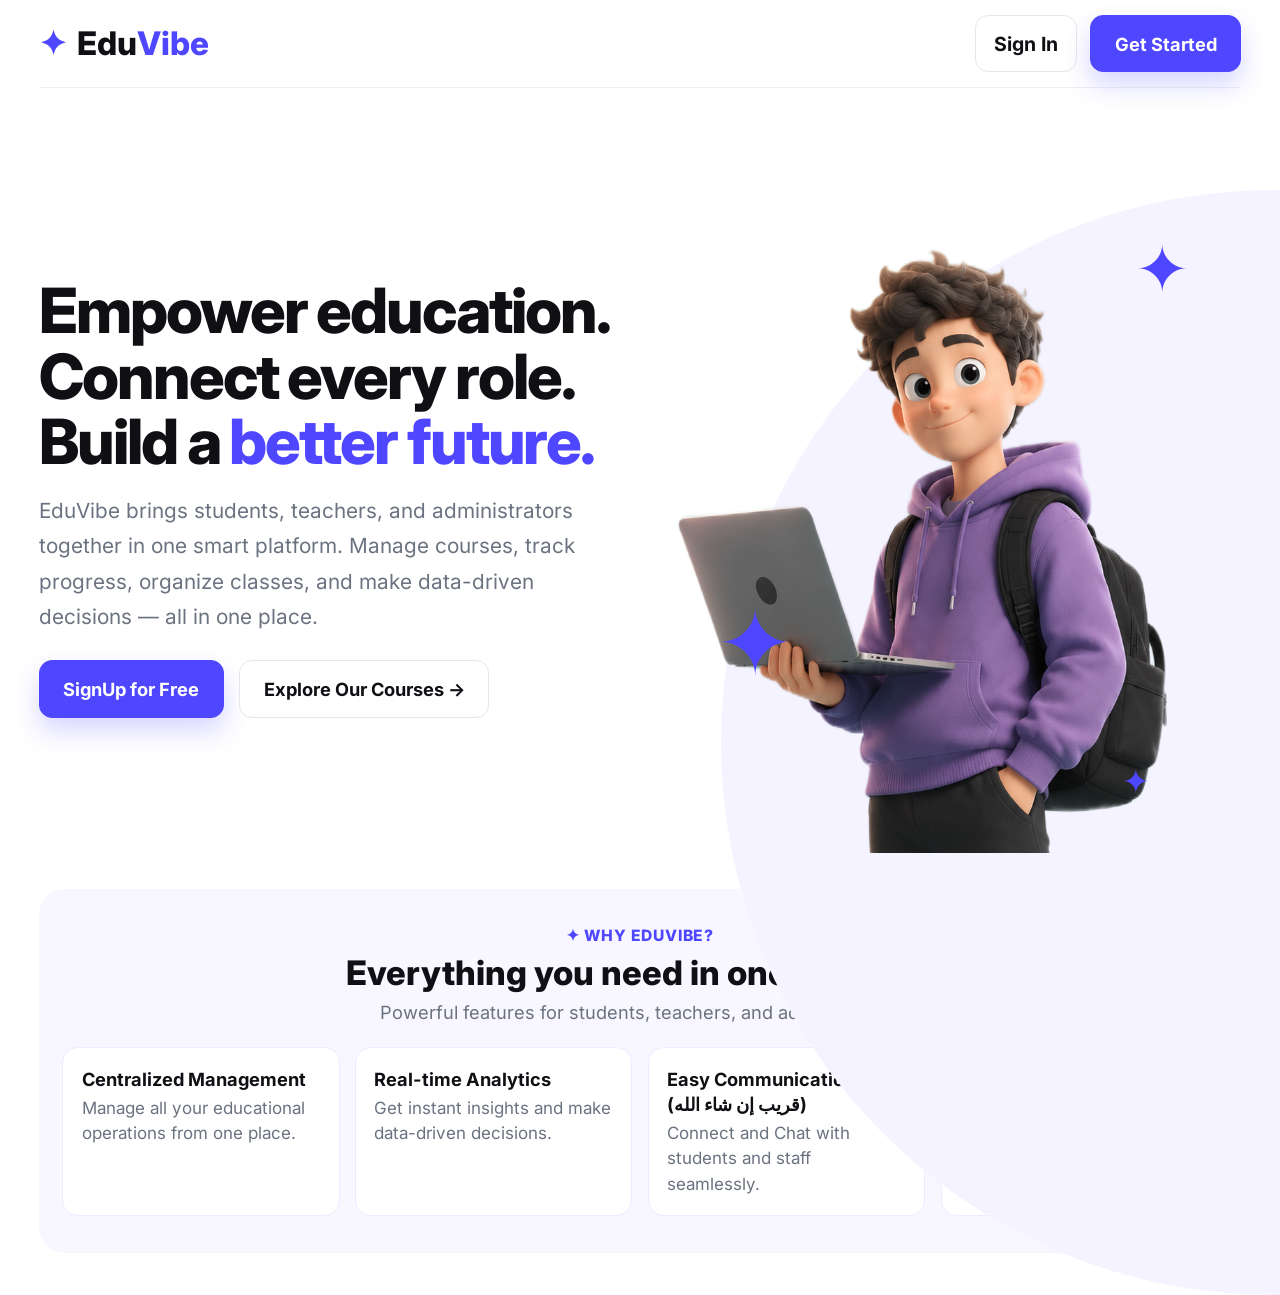
<file: Frontend/index.html>
<!DOCTYPE html>
<html lang="en" style="">
<head>
    <meta charset="UTF-8">
    <meta name="viewport" content="width=device-width,initial-scale=1">
    <title>EduVibe — A New Era of learning</title>
    <link href="https://fonts.googleapis.com/css2?family=Inter:wght@400;600;700;800&amp;display=swap" rel="stylesheet">
    <style>
        *{margin:0;padding:0;box-sizing:border-box}
        /* <!-- ZOOOOOOOOOM --> */
        body{font-family:'Inter',sans-serif;color:#0F0F14;background:#fff;overflow-x:hidden;zoom:1.3}
        ::selection{background:#4F46FF;color:#fff}
        ::-moz-selection{background:#4F46FF;color:#fff}
        html{scroll-behavior:smooth}
        *::selection{transition:background 0.15s ease}
        a{text-decoration:none;color:inherit}
        button{font-family:inherit;cursor:pointer}
        .container{width:100%;padding:0 30px;margin:auto}
        .navbar{height:68px;display:flex;align-items:center;justify-content:space-between;border-bottom:1px solid #EFEFF6;background:#fff;position:sticky;top:0;z-index:10}
        .logo{font-weight:800;font-size:25px;display:flex;gap:8px;align-items:center}
        .logo::before{content:"✦";color:#4F46FF;font-size:25px}
        .logo span{color:#4F46FF}
        .nav{display:flex;gap:28px;color:#4B5563;font-size:13px;font-weight:600}
        .nav a.active{color:#0F0F14;font-weight:700}
        .hero{display:grid;grid-template-columns:1fr 1.05fr;gap:20px;align-items:center;padding:28px 0 10px}
        .badge{display:inline-flex;gap:6px;align-items:center;background:#EDEBFF;color:#4F46FF;font-size:11px;font-weight:700;padding:6px 10px;border-radius:20px;letter-spacing:.3px}
        .badge::before{content:"✦"}
        .hero h1{font-size:48px;line-height:1.05;font-weight:800;letter-spacing:-1.6px;margin-top:14px}
        .hero h1 span{color:#4F46FF}
        .hero p{color:#6B7280;font-size:16px;line-height:1.7;margin-top:14px;max-width:520px}
        .btns{display:flex;gap:12px;margin-top:20px}
        .btn{height:44px;padding:0 18px;border-radius:10px;font-weight:700;font-size:14px;display:inline-flex;align-items:center;gap:8px;border:1px solid #E5E7EB}
        .btn-primary{background:#4F46FF;color:#fff;box-shadow:0 10px 20px rgba(79,70,255,.22);border-color:#4F46FF}
        .btn-outline{background:#fff;color:#0F0F14}
        .mini3{display:flex;gap:12px;margin-top:22px}
        .mini3>div{flex:1;background:#fff;border:1px solid #EDEBFF;border-radius:12px;padding:12px;display:flex;gap:10px;align-items:center}
        .mini3>div:nth-child(1){background:#F5F3FF}
        .mini3>div:nth-child(2){background:#EFF6FF}
        .mini3>div:nth-child(3){background:#FFF1F2}
        .mini3 i{width:36px;height:36px;border-radius:10px;display:grid;place-items:center;font-size:16px;flex-shrink:0}
        .mini3 b{font-size:13px}
        .mini3 span{font-size:12px;color:#6B7280}
        .hero-right{position:relative;height:560px;display:flex;align-items:end;justify-content:center}
        /* The Circe behind the student */
        .circle{position:absolute;width:850px;height:850px;background:#F5F3FF;border-radius:50%;top:50px;right:-450px;z-index:0}
        .hero-right img{position:relative;z-index:1;width:420px;max-width:90%;height:auto;object-fit:contain;object-position:center bottom}
        .star{position:absolute;color:#4F46FF;font-size:12px;z-index:2}
        .why{margin-top:18px;background:#F8F7FF;border-radius:20px;padding:28px 18px;text-align:center}
        .why .eyebrow{color:#4F46FF;font-size:12px;font-weight:800;letter-spacing:.6px}
        .why .eyebrow::before{content:"✦ "}
        .why h2{font-size:26px;font-weight:800;margin-top:6px}
        .why p{color:#6B7280;font-size:14px;margin-top:6px}
        .why-grid{margin-top:18px;display:grid;grid-template-columns:repeat(4,1fr);gap:12px;text-align:left}
        .why-card{background:#fff;border:1px solid #EDEBFF;border-radius:12px;padding:14px}
        .why-card i{width:32px;height:32px;border-radius:8px;display:grid;place-items:center;font-size:14px;margin-bottom:10px}
        .why-card b{font-size:14px}
        .why-card span{font-size:13px;color:#6B7280;display:block;margin-top:4px;line-height:1.5}
        @media(max-width:1000px){.hero{grid-template-columns:1fr}.hero-right{height:420px}.circle{width:360px;height:360px;right:50%;transform:translateX(50%)}.why-grid{grid-template-columns:1fr 1fr}.nav{display:none}}
        @media(max-width:600px){.hero h1{font-size:36px}.btns{flex-direction:column}.mini3{flex-direction:column}.why-grid{grid-template-columns:1fr}}
    </style>
</head>
<body>
<div class="container">
    <nav class="navbar">
        <div class="logo">
            <div>Edu<span>Vibe</span></div>
        </div>
        <div class="nav">
            <!-- write here : Home, Features, Pricing, ...  -->
        </div>
        <div style="display:flex;gap:10px">
            <a href="pages/login.html" class="btn btn-outline" style="font-size:15px;font-weight:700;padding:8px 14px" class="">Sign In</a>
            <a href="pages/register.html" class="btn btn-primary">Get Started</a>
        </div>
    </nav>
    <section class="hero">
        <div>
            <h1 class="">Empower education.<br>Connect every role.<br>Build a <span class="">better future.</span></h1>
            <p class="">EduVibe brings students, teachers, and administrators together in one smart platform. Manage courses, track progress, organize classes, and make data-driven decisions — all in one place.</p>
            <div class="btns">
                <a href="pages/register.html" class="btn btn-primary">SignUp for Free</a>
                <a href="pages/courses.html" class="btn btn-outline">Explore Our Courses →</a>
            </div>
            <!--
            <div class="mini3">
                <div><i style="background:#EDEBFF">↪</i><div><b>For Students</b><br><span class="">Study smarter</span></div></div>
                <div><i style="background:#DBEAFE">∑</i><div><b>For Teachers</b><br><span class="">Teach easier</span></div></div>
                <div><i style="background:#FFE4E6">©</i><div><b>For Admins</b><br><span class="">Manage better</span></div></div>
            </div>
            -->
        </div>

        <div class="hero-right">
            <div class="circle"></div>
            <span class="star" style="top:80px;right:40px;font-size:50px">✦</span>
            <span class="star" style="bottom:120px;left:60px;font-size:70px">✦</span>
            <span class="star" style="bottom:40px;right:70px;font-size:25px">✦</span>
            <img src="assets/images/EduVibe-sign-up-nobackground-cropped.png" alt="EduVibe Student">
        </div>
    </section>

    <section class="why">
        <div class="eyebrow">WHY EDUVIBE?</div>
        <h2 class="">Everything you need in one platform</h2>
        <p class="">Powerful features for students, teachers, and administrators</p>
        <div class="why-grid">
            <div class="why-card"><b>Centralized Management</b><span class="">Manage all your educational operations from one place.</span></div>
            <div class="why-card"><b>Real-time Analytics</b><span class="">Get instant insights and make data-driven decisions.</span></div>
            <div class="why-card"><b>Easy Communication (قريب إن شاء الله)</b><span class="">Connect and Chat with students and staff seamlessly.</span></div>
            <div class="why-card"><b>Secure &amp; Reliable</b><span class="">Your data is safe with enterprise-grade security.</span></div>
        </div>
    </section>
</div>
</body>
</html>
</file>
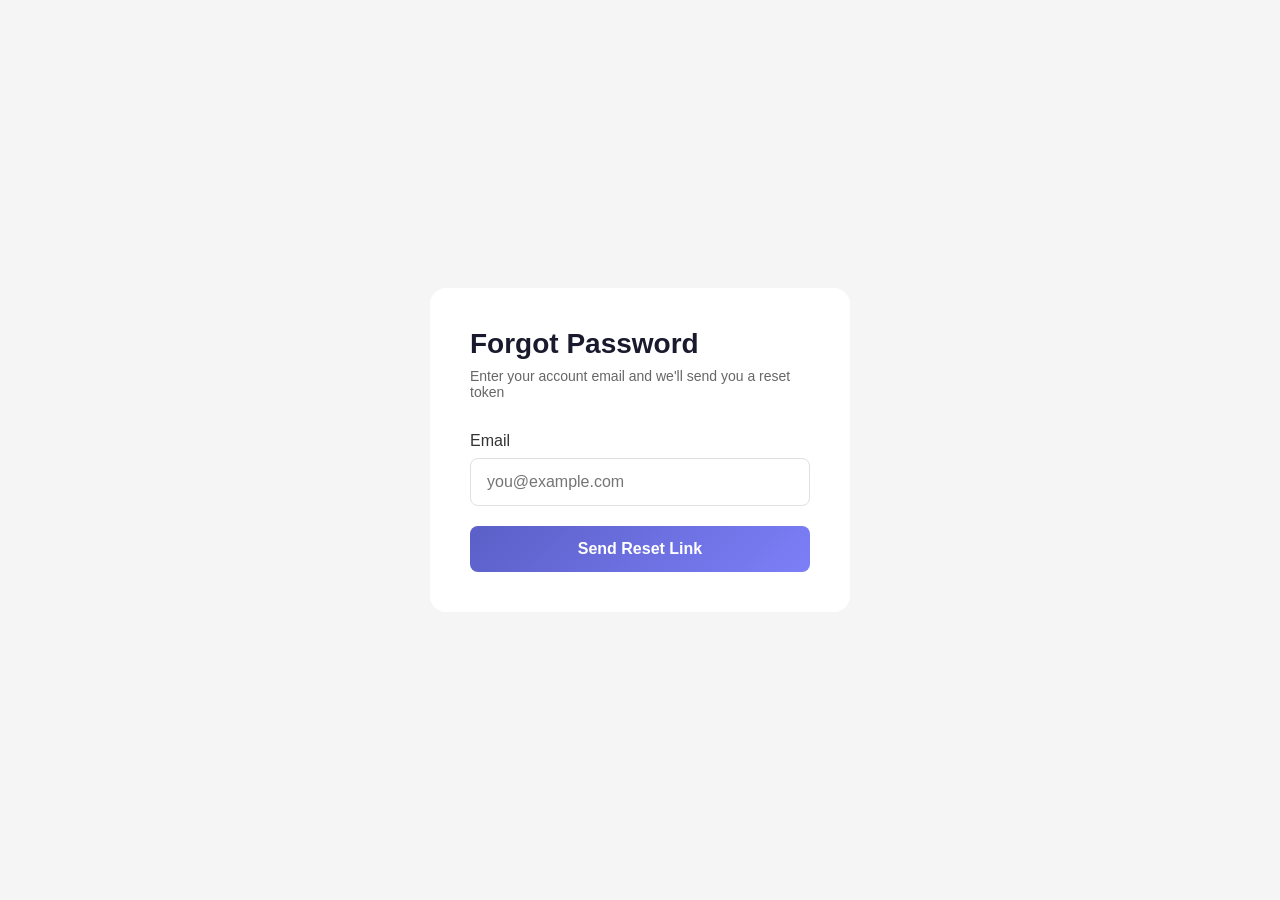
<file: Frontend/pages/forgot-password.html>
﻿<!DOCTYPE html>
<html lang="ar" dir="ltr">
<head>
    <meta charset="UTF-8">
    <meta name="viewport" content="width=device-width, initial-scale=1.0">
    <title>Forgot Password - EduVibe</title>
    <link rel="stylesheet" href="../assets/css/main.css">
    <style>
        .success-message {
            background: #f0fff4;
            color: #2e7d32;
            padding: 12px;
            border-radius: 8px;
            margin-bottom: 16px;
            font-size: 14px;
        }
        .btn-link {
            display: block;
            text-align: center;
            text-decoration: none;
        }
        .back-link {
            text-align: center;
            margin-top: 16px;
        }
        .back-link a {
            color: #5b5fc7;
            text-decoration: none;
            font-weight: 500;
        }
        .back-link a:hover {
            text-decoration: underline;
        }
    </style>
</head>
<body>
<div class="login-container">
    <div class="login-header">
        <h1>Forgot Password</h1>
        <p>Enter your account email and we'll send you a reset token</p>
    </div>

    <div id="errorMessage" class="error-message"></div>

    <form id="forgotPasswordForm">
        <div class="form-group">
            <label for="email">Email</label>
            <input type="email" id="email" placeholder="you@example.com" required>
        </div>

        <button type="submit" class="btn-primary">Send Reset Link</button>
    </form>

    <div id="successSection" style="display: none;">
        <div class="success-message">
            <strong>Check your email!</strong><br>
            A reset token was sent to <span id="sentEmail"></span>. Copy it and continue to the next step.
        </div>
        <a href="reset-password.html" class="btn-primary btn-link">Continue to Reset Password</a>
        <p class="back-link"><a href="login.html">Back to Sign In</a></p>
    </div>
</div>

<script src="../assets/js/config.js"></script>
<script src="../assets/js/api.js"></script>
<script src="../assets/js/auth.js"></script>

<script>
    document.getElementById("forgotPasswordForm").addEventListener("submit", async function(e) {
        e.preventDefault();

        const email = document.getElementById("email").value;
        const errorMessage = document.getElementById("errorMessage");
        const submitBtn = document.querySelector(".btn-primary");

        errorMessage.style.display = "none";

        submitBtn.disabled = true;
        submitBtn.textContent = "Sending...";

        try {
            const result = await AuthAPI.requestPasswordReset(email);

            if (result && result.status === 200) {
                document.getElementById("sentEmail").textContent = email;
                document.getElementById("forgotPasswordForm").style.display = "none";
                document.getElementById("successSection").style.display = "block";
            } else {
                errorMessage.textContent = (result && result.message) || "An error occurred. Please try again.";
                errorMessage.style.display = "block";
            }
        } catch (error) {
            errorMessage.textContent = "An error occurred. Please try again.";
            errorMessage.style.display = "block";
        } finally {
            submitBtn.disabled = false;
            submitBtn.textContent = "Send Reset Link";
        }
    });
</script>
</body>
</html>
</file>
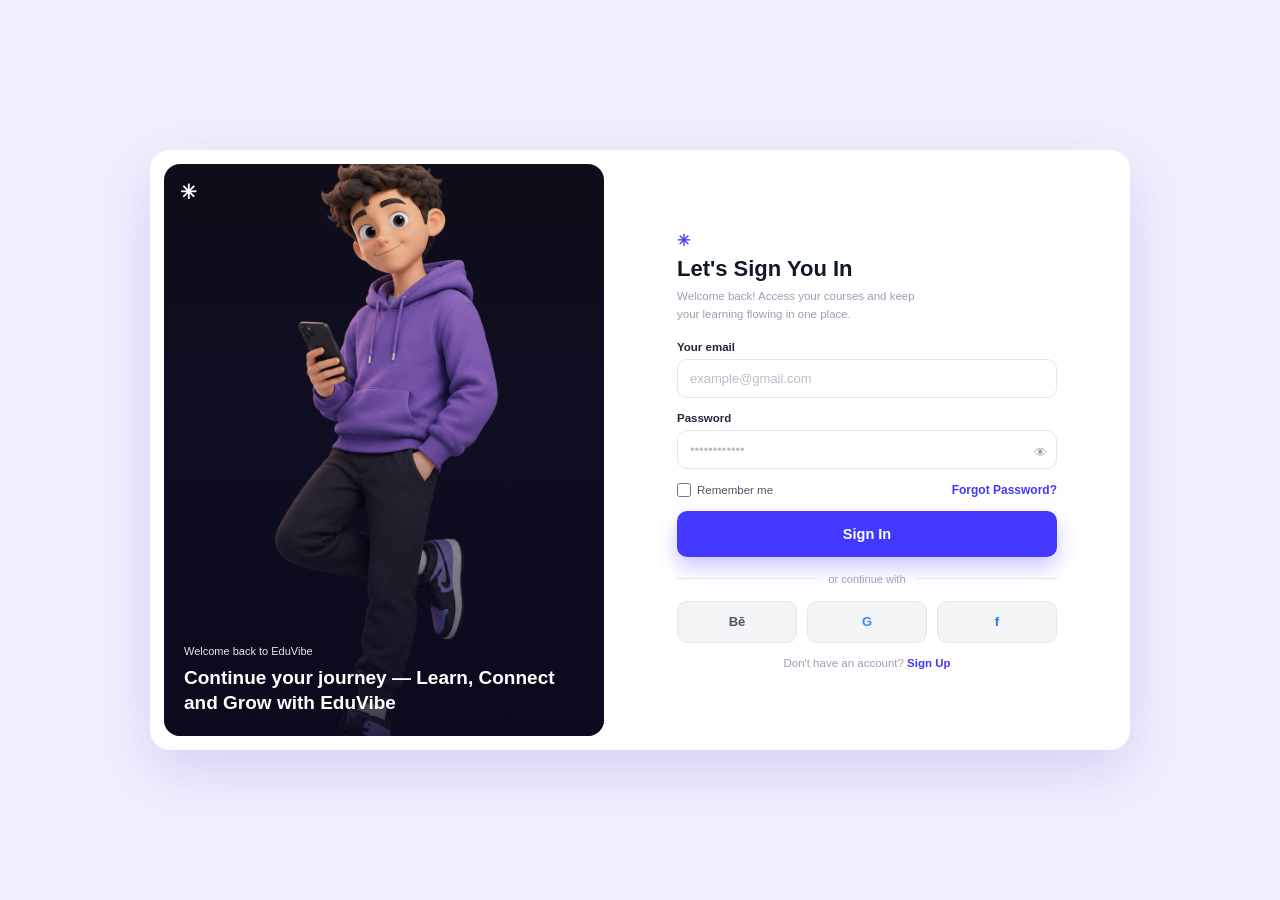
<file: Frontend/pages/login.html>
﻿<!DOCTYPE html>
<html lang="en" dir="ltr">
<head>
    <meta charset="UTF-8"><meta name="viewport" content="width=device-width,initial-scale=1">
    <title>Sign In - EduVibe</title>
    <style>
        *{margin:0;padding:0;box-sizing:border-box;font-family:'Inter','Segoe UI',Tahoma,sans-serif}
        body{min-height:100vh;background:#f2f0ff;display:flex;align-items:center;justify-content:center;padding:24px}
        .shell{width:100%;max-width:980px;background:#fff;border-radius:20px;box-shadow:0 20px 60px rgba(80,60,180,.18);display:grid;grid-template-columns:440px 1fr;overflow:hidden;padding:14px;gap:14px;align-items:stretch}
        .left{position:relative;border-radius:16px;overflow:hidden;background:#0f0e1a;aspect-ratio:4/5.2}
        .left img.bg{position:absolute;inset:0;width:100%;height:100%;object-fit:cover;object-position:center 22%}
        .left::after{content:'';position:absolute;inset:0;background:linear-gradient(180deg,rgba(0,0,0,.06) 0%,rgba(20,10,80,.12) 40%,rgba(10,10,30,.78) 100%)}
        .star{position:absolute;top:16px;left:16px;z-index:2;color:#fff;font-size:20px;font-weight:900;text-shadow:0 1px 6px rgba(0,0,0,.4)}
        .left-text{position:absolute;bottom:0;left:0;right:0;z-index:2;padding:20px;color:#fff}
        .left-text .small{font-size:11px;opacity:.9;margin-bottom:8px}
        .left-text h2{font-size:19px;line-height:1.35;font-weight:800}
        .right{padding:22px 26px;display:flex;align-items:center}
        .box{width:100%;max-width:380px;margin:0 auto}
        .brand-star{color:#4f46ff;font-size:16px;font-weight:900;margin-bottom:6px}
        .box h1{font-size:22px;font-weight:800;color:#111827}
        .box p.sub{font-size:11.5px;color:#9aa0b3;margin:6px 0 18px;line-height:1.5}
        label{font-size:11.5px;font-weight:600;color:#1f2937;display:block;margin-bottom:6px}
        input{width:100%;padding:11px 12px;border:1px solid #e5e7eb;border-radius:10px;font-size:13px;background:#fff;outline:none}
        input::placeholder{color:#b8bec9}
        input:focus{border-color:#6366f1;box-shadow:0 0 0 3px rgba(99,102,241,.12)}
        .fg{margin-bottom:14px;position:relative}
        .eye{position:absolute;right:10px;top:33px;background:none;border:none;cursor:pointer;color:#9aa0b3}
        .row{display:flex;justify-content:space-between;align-items:center;margin:6px 0 14px;font-size:12px}
        .row label{margin:0;display:flex;gap:6px;align-items:center;font-weight:500;color:#4b5563;cursor:pointer}
        .row a{color:#4338ff;font-weight:600;text-decoration:none}
        .row a:hover{text-decoration:underline}
        .btn{width:100%;height:46px;padding:13px;background:#4338ff;color:#fff;border:none;border-radius:10px;font-weight:800;font-size:14.5px;cursor:pointer;box-shadow:0 10px 20px rgba(67,56,255,.28)}
        .btn:disabled{opacity:.6;cursor:not-allowed}
        .error{background:#fff1f2;color:#e11d48;padding:10px;border-radius:8px;font-size:12px;display:none;margin-bottom:12px;border:1px solid #ffe4e6}
        .divider{display:flex;align-items:center;gap:10px;color:#9aa0b3;font-size:11px;margin:16px 0}
        .divider::before,.divider::after{content:'';flex:1;height:1px;background:#e5e7eb}
        .social{display:flex;gap:10px}
        .social button{flex:1;height:42px;border:1px solid #e5e7eb;background:#f3f4f6;border-radius:10px;cursor:pointer;font-weight:700;font-size:13px;display:grid;place-items:center;color:#4b5563}
        .social button:hover{background:#eef2ff;border-color:#c7d2fe;color:#4338ff}
        .bottom{font-size:11.5px;color:#9aa0b3;text-align:center;margin-top:14px}
        .bottom a{color:#4338ff;font-weight:700;text-decoration:none}
        @media(max-width:900px){.shell{grid-template-columns:1fr;max-width:480px}.left{aspect-ratio:16/10;min-height:260px}.right{padding:18px}}
    </style>
</head>
<body>
<div class="shell">
    <div class="left">
        <img class="bg" src="../assets/images/signup-background%20removed.png" alt="EduVibe">
        <div class="star">✳</div>
        <div class="left-text">
            <div class="small">Welcome back to EduVibe</div>
            <h2>Continue your journey — Learn, Connect and Grow with EduVibe</h2>
        </div>
    </div>
    <div class="right">
        <div class="box">
            <div class="brand-star">✳</div>
            <h1>Let's Sign You In</h1>
            <p class="sub">Welcome back! Access your courses and keep<br>your learning flowing in one place.</p>
            <div id="errorMessage" class="error"></div>
            <form id="loginForm" novalidate>
                <div class="fg"><label for="email">Your email</label><input id="email" type="email" placeholder="example@gmail.com" required></div>
                <div class="fg"><label for="password">Password</label><input id="password" type="password" placeholder="••••••••••••" required><button type="button" class="eye" onclick="toggle('password',this)">👁</button></div>
                <div class="row">
                    <label><input type="checkbox" id="rememberMe" style="width:14px;height:14px"> Remember me</label>
                    <a href="forgot-password.html">Forgot Password?</a>
                </div>
                <button type="submit" class="btn">Sign In</button>
            </form>
            <div class="divider"><span>or continue with</span></div>
            <div class="social"><button>Bē</button><button style="color:#4285F4">G</button><button style="color:#1877f2">f</button></div>
            <div class="bottom">Don't have an account? <a href="register.html">Sign Up</a></div>
        </div>
    </div>
</div>
<script src="../assets/js/config.js"></script>
<script src="../assets/js/api.js"></script>
<script src="../assets/js/auth.js"></script>
<script>
    function toggle(id,b){const i=document.getElementById(id);i.type=i.type==='password'?'text':'password';b.textContent=i.type==='password'?'✎𓂃':'🔒︎'}
    document.getElementById("loginForm").addEventListener("submit",async e=>{
        e.preventDefault();
        const email=document.getElementById("email").value.trim(),password=document.getElementById("password").value;
        const err=document.getElementById("errorMessage"),btn=document.querySelector(".btn");
        err.style.display="none";btn.disabled=true;btn.textContent="Signing in...";
        try{const r=await AuthAPI.login(email,password);if(r.accessToken){saveToken(r);const roles=JSON.parse(localStorage.getItem("userRoles")||"[]");location.href=roles.includes("Admin")?"dashboard.html":"instructors.html"}else{err.textContent=r.message||"Login failed";err.style.display="block"}}catch{err.textContent="An error occurred.";err.style.display="block"}finally{btn.disabled=false;btn.textContent="Sign In"}
    });
</script>
</body>
</html>
</file>
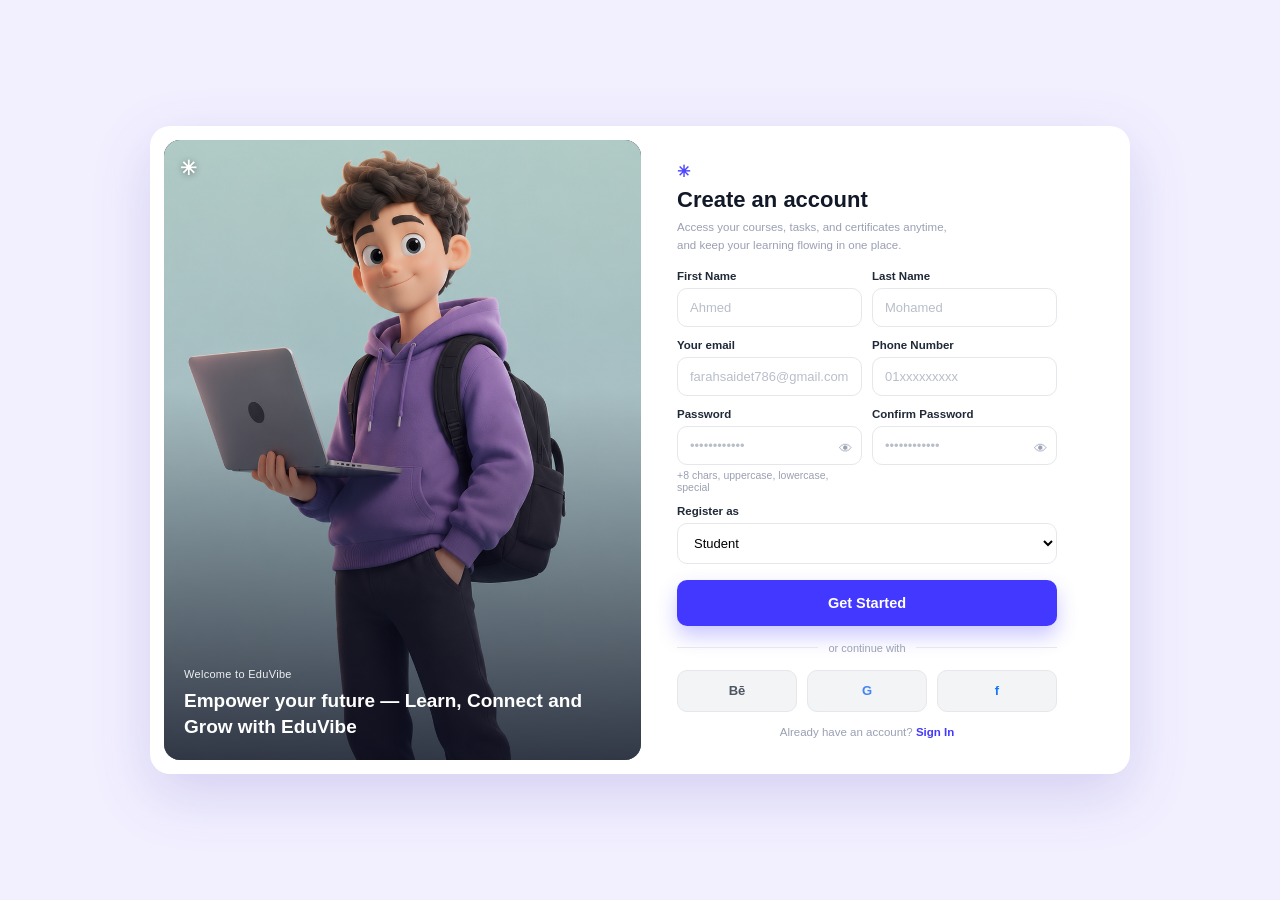
<file: Frontend/pages/register.html>
﻿<!DOCTYPE html>
<html lang="en" dir="ltr">
<head>
    <meta charset="UTF-8"><meta name="viewport" content="width=device-width,initial-scale=1">
    <title>Create an account - EduVibe</title>
    <style>
        *{margin:0;padding:0;box-sizing:border-box;font-family:'Inter','Segoe UI',Tahoma,sans-serif}
        body{min-height:100vh;background:#f2f0ff;display:flex;align-items:center;justify-content:center;padding:24px}
        .shell{width:100%;max-width:980px;background:#fff;border-radius:20px;box-shadow:0 20px 60px rgba(80,60,180,.18);display:grid;grid-template-columns:440px 1fr;overflow:hidden;padding:14px;gap:14px;align-items:stretch}
        .left{position:relative;border-radius:16px;overflow:hidden;background:#0f0e1a;aspect-ratio:4/5.2}
        .left img.bg{position:absolute;inset:0;width:100%;height:100%;object-fit:cover;object-position:center 22%}
        .left::after{content:'';position:absolute;inset:0;background:linear-gradient(180deg,rgba(0,0,0,.06) 0%,rgba(20,10,80,.12) 40%,rgba(10,10,30,.78) 100%)}
        .star{position:absolute;top:16px;left:16px;z-index:2;color:#fff;font-size:20px;font-weight:900;text-shadow:0 1px 6px rgba(0,0,0,.4)}
        .left-text{position:absolute;bottom:0;left:0;right:0;z-index:2;padding:20px;color:#fff}
        .left-text .small{font-size:11px;opacity:.9;margin-bottom:8px;letter-spacing:.3px}
        .left-text h2{font-size:19px;line-height:1.35;font-weight:800}
        .right{padding:22px 26px;display:flex;align-items:center}
        .box{width:100%;max-width:380px;margin:0 auto}
        .brand-star{color:#4f46ff;font-size:16px;font-weight:900;margin-bottom:6px}
        .box h1{font-size:22px;font-weight:800;color:#111827}
        .box p.sub{font-size:11.5px;color:#9aa0b3;margin:6px 0 16px;line-height:1.5}
        label{font-size:11.5px;font-weight:600;color:#1f2937;display:block;margin-bottom:6px}
        input,select{width:100%;padding:11px 12px;border:1px solid #e5e7eb;border-radius:10px;font-size:13px;background:#fff;outline:none}
        input::placeholder{color:#b8bec9}
        input:focus,select:focus{border-color:#6366f1;box-shadow:0 0 0 3px rgba(99,102,241,.12)}
        .form-row{display:flex;gap:10px}
        .form-row .fg{flex:1}
        .fg{margin-bottom:12px;position:relative}
        .hint{font-size:10.5px;color:#9aa0b3;margin-top:4px}
        .eye{position:absolute;right:10px;top:33px;background:none;border:none;cursor:pointer;color:#9aa0b3}
        .btn{width:100%;padding:13px;background:#4338ff;color:#fff;border:none;border-radius:10px;font-weight:800;font-size:14.5px;cursor:pointer;box-shadow:0 10px 20px rgba(67,56,255,.28);margin-top:4px;height:46px}
        .btn:disabled{opacity:.6;cursor:not-allowed}
        .error{background:#fff1f2;color:#e11d48;padding:10px;border-radius:8px;font-size:12px;display:none;margin-bottom:12px;border:1px solid #ffe4e6}
        .divider{display:flex;align-items:center;gap:10px;color:#9aa0b3;font-size:11px;margin:16px 0}
        .divider::before,.divider::after{content:'';flex:1;height:1px;background:#e5e7eb}
        .social{display:flex;gap:10px}
        .social button{flex:1;height:42px;border:1px solid #e5e7eb;background:#f3f4f6;border-radius:10px;cursor:pointer;font-weight:700;font-size:13px;display:grid;place-items:center;color:#4b5563}
        .social button:hover{background:#eef2ff;border-color:#c7d2fe;color:#4338ff}
        .bottom{font-size:11.5px;color:#9aa0b3;text-align:center;margin-top:14px}
        .bottom a{color:#4338ff;font-weight:700;text-decoration:none}
        @media(max-width:900px){.shell{grid-template-columns:1fr;max-width:480px}.left{aspect-ratio:16/10;min-height:260px}.right{padding:18px}}
        @media(max-width:480px){body{padding:12px}.shell{padding:10px;gap:10px;border-radius:16px}}
    </style>
</head>
<body>
<div class="shell">
    <div class="left">
        <img class="bg" src="../assets/images/EduVibe-sign-up.png" alt="EduVibe">
        <div class="star">✳</div>
        <div class="left-text">
            <div class="small">Welcome to EduVibe</div>
            <h2>Empower your future — Learn, Connect and Grow with EduVibe</h2>
        </div>
    </div>
    <div class="right">
        <div class="box">
            <div class="brand-star">✳</div>
            <h1>Create an account</h1>
            <p class="sub">Access your courses, tasks, and certificates anytime,<br>and keep your learning flowing in one place.</p>
            <div id="errorMessage" class="error"></div>
            <form id="registerForm" novalidate>
                <div class="form-row">
                    <div class="fg"><label for="fname">First Name</label><input id="fname" placeholder="Ahmed" required></div>
                    <div class="fg"><label for="lname">Last Name</label><input id="lname" placeholder="Mohamed" required></div>
                </div>
                <div class="form-row">
                    <div class="fg"><label for="email">Your email</label><input id="email" type="email" placeholder="farahsaidet786@gmail.com" required></div>
                    <div class="fg"><label for="phone">Phone Number</label><input id="phone" placeholder="01xxxxxxxxx"></div>
                </div>
                <div class="form-row">
                    <div class="fg"><label for="password">Password</label><input id="password" type="password" placeholder="••••••••••••" required><button type="button" class="eye" onclick="toggle('password',this)">👁</button><div class="hint">+8 chars, uppercase, lowercase, special</div></div>
                    <div class="fg"><label for="confirmPassword">Confirm Password</label><input id="confirmPassword" type="password" placeholder="••••••••••••" required><button type="button" class="eye" onclick="toggle('confirmPassword',this)">👁</button></div>
                </div>
                <div class="fg"><label for="role">Register as</label><select id="role" required><option value="Student" selected>Student</option><option value="Instructor">Instructor</option></select></div>
                <button type="submit" class="btn">Get Started</button>
            </form>
            <div class="divider"><span>or continue with</span></div>
            <div class="social"><button>Bē</button><button style="color:#4285F4">G</button><button style="color:#1877f2">f</button></div>
            <div class="bottom">Already have an account? <a href="login.html">Sign In</a></div>
        </div>
    </div>
</div>
<script src="../assets/js/config.js"></script>
<script src="../assets/js/api.js"></script>
<script src="../assets/js/auth.js"></script>
<script>
    function toggle(id,b){const i=document.getElementById(id);i.type=i.type==='password'?'text':'password';b.textContent=i.type==='password'?'👁':'🙈'}
    document.getElementById("registerForm").addEventListener("submit",async e=>{
        e.preventDefault();
        const fname=document.getElementById("fname").value.trim(),lname=document.getElementById("lname").value.trim(),email=document.getElementById("email").value.trim(),phone=document.getElementById("phone").value.trim(),password=document.getElementById("password").value,confirmPassword=document.getElementById("confirmPassword").value,role,phone=document.getElementById("phone").value.trim(),password=document.getElementById("password").value,confirmPassword=document.getElementById("confirmPassword").value,role=document.getElementById("role").value;
        const err=document.getElementById("errorMessage"),btn=document.querySelector(".btn");
        err.style.display="none";
        if(password!==confirmPassword){err.textContent="Passwords do not match.";err.style.display="block";return}
        btn.disabled=true;btn.textContent="Creating account...";
        try{const r=await AuthAPI.register({fname,lname,email,password,confirmPassword,phoneNumber:phone,role});if(r.accessToken){saveToken(r);location.href="instructors.html"}else{err.textContent=r.message||"Registration failed";err.style.display="block"}}catch{err.textContent="An error occurred.";err.style.display="block"}finally{btn.disabled=false;btn.textContent="Get Started"}
    });
</script>
</body>
</html>
</file>
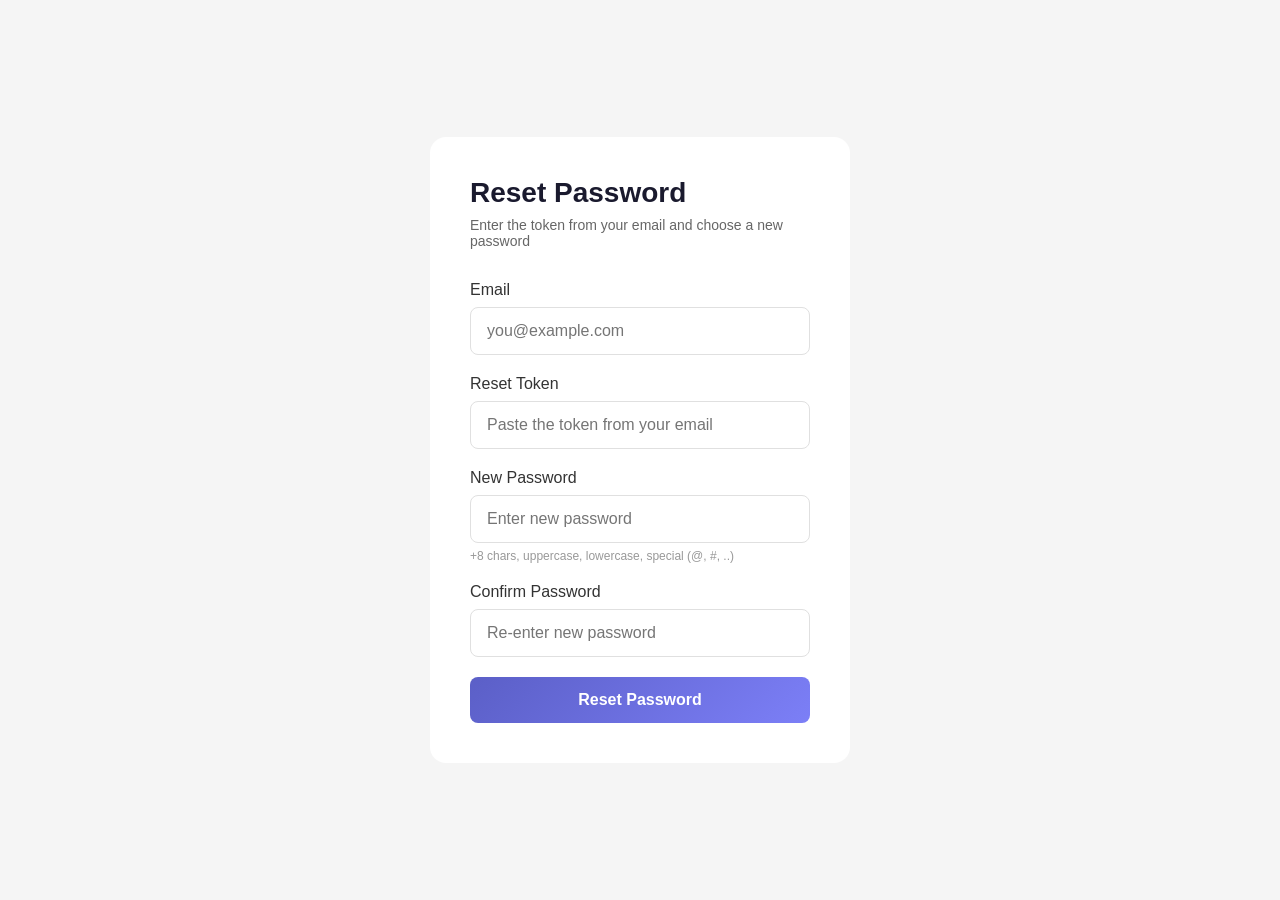
<file: Frontend/pages/reset-password.html>
﻿<!DOCTYPE html>
<html lang="ar" dir="ltr">
<head>
    <meta charset="UTF-8">
    <meta name="viewport" content="width=device-width, initial-scale=1.0">
    <title>Reset Password - EduVibe</title>
    <link rel="stylesheet" href="../assets/css/main.css">
    <style>
        .success-message {
            background: #f0fff4;
            color: #2e7d32;
            padding: 12px;
            border-radius: 8px;
            margin-bottom: 16px;
            font-size: 14px;
        }
        .btn-link {
            display: block;
            text-align: center;
            text-decoration: none;
        }
        .form-hint {
            font-size: 12px;
            color: #999;
            margin-top: 6px;
        }
    </style>
</head>
<body>
<div class="login-container">
    <div class="login-header">
        <h1>Reset Password</h1>
        <p>Enter the token from your email and choose a new password</p>
    </div>

    <div id="errorMessage" class="error-message"></div>

    <form id="resetPasswordForm">
        <div class="form-group">
            <label for="email">Email</label>
            <input type="email" id="email" placeholder="you@example.com" required>
        </div>

        <div class="form-group">
            <label for="token">Reset Token</label>
            <input type="text" id="token" placeholder="Paste the token from your email" required>
        </div>

        <div class="form-group">
            <label for="newPassword">New Password</label>
            <input type="password" id="newPassword" placeholder="Enter new password" required>
            <p class="form-hint">+8 chars, uppercase, lowercase, special (@, #, ..)</p>
        </div>

        <div class="form-group">
            <label for="confirmPassword">Confirm Password</label>
            <input type="password" id="confirmPassword" placeholder="Re-enter new password" required>
        </div>

        <button type="submit" class="btn-primary">Reset Password</button>
    </form>

    <div id="successSection" style="display: none;">
        <div class="success-message">
            <strong>Password Reset Successfully!</strong><br>
            You can now sign in with your new password.
        </div>
        <a href="login.html" class="btn-primary btn-link">Back to Sign In</a>
    </div>
</div>

<script src="../assets/js/config.js"></script>
<script src="../assets/js/api.js"></script>
<script src="../assets/js/auth.js"></script>

<script>
    document.getElementById("resetPasswordForm").addEventListener("submit", async function(e) {
        e.preventDefault();

        const email = document.getElementById("email").value;
        const token = document.getElementById("token").value;
        const newPassword = document.getElementById("newPassword").value;
        const confirmPassword = document.getElementById("confirmPassword").value;
        const errorMessage = document.getElementById("errorMessage");
        const submitBtn = document.querySelector(".btn-primary");

        errorMessage.style.display = "none";

        if (newPassword !== confirmPassword) {
            errorMessage.textContent = "Passwords do not match.";
            errorMessage.style.display = "block";
            return;
        }

        submitBtn.disabled = true;
        submitBtn.textContent = "Resetting...";

        try {
            const result = await AuthAPI.confirmReset(email, token, newPassword);

            if (result && result.status === 200) {
                document.getElementById("resetPasswordForm").style.display = "none";
                document.getElementById("successSection").style.display = "block";
            } else {
                errorMessage.textContent = (result && result.message) || "An error occurred. Please try again.";
                errorMessage.style.display = "block";
            }
        } catch (error) {
            errorMessage.textContent = "An error occurred. Please try again.";
            errorMessage.style.display = "block";
        } finally {
            submitBtn.disabled = false;
            submitBtn.textContent = "Reset Password";
        }
    });
</script>
</body>
</html>
</file>
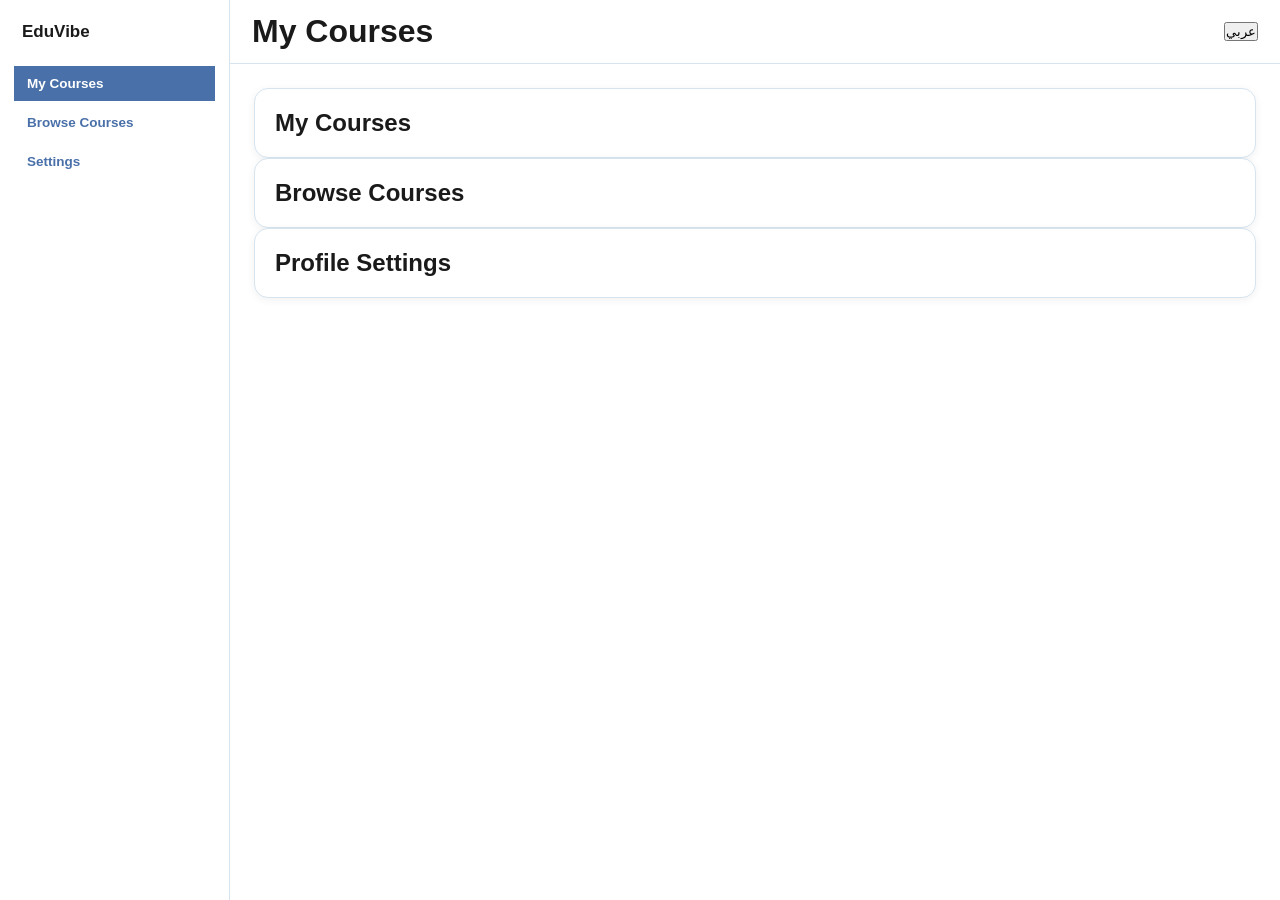
<file: Frontend/pages/student.html>
﻿<!DOCTYPE html>
<html lang="en" dir="ltr">
<head>
    <meta charset="UTF-8">
    <meta name="viewport" content="width=device-width, initial-scale=1.0">
    <title>EduVibe — Student</title>
    <style>
        * { margin:0; padding:0; box-sizing:border-box; font-family:'Segoe UI', Tahoma, sans-serif; }
        body { background:#ffffff; color:#1A1A1A; }
        :root { --accent:#4A70A9; --panel:#ffffff; --text:#1A1A1A; --border:#D6E4F0; --muted:#4A70A9; --mint:#3EAF6E; }
        [dir="rtl"] { text-align:right; }

        .layout { display:flex; min-height:100vh; }
        .sidebar { width:230px; background:var(--panel); border-inline-end:1px solid var(--border); position:fixed; inset-block:0; inset-inline-start:0; z-index:40; display:flex; flex-direction:column; }
        .logo { padding:22px 22px 14px; font-weight:800; font-size:17px; }
        .nav { flex:1; padding:10px 14px; display:flex; flex-direction:column; gap:4px; }
        .nav-link { display:flex; align-items:center; gap:11px; padding:10px 13px; font-size:13.5px; font-weight:600; color:var(--muted); cursor:pointer; transition:background .15s; }
        .nav-link:hover { background:#EFECE3; }
        .nav-link.active { background:var(--accent); color:#fff; }
        .main { flex:1; margin-inline-start:230px; display:flex; flex-direction:column; min-height:100vh; }
        .topbar { display:flex; justify-content:space-between; align-items:center; padding:13px 22px; background:var(--panel); border-bottom:1px solid var(--border); position:sticky; top:0; z-index:30; }
        .content { flex:1; padding:24px; }
        .card { background:var(--panel); border:1px solid var(--border); border-radius:14px; padding:20px; box-shadow:0 2px 8px rgba(0,0,0,.06); }
        .grid { display:grid; grid-template-columns:repeat(auto-fill,minmax(260px,1fr)); gap:16px; }
        .course-btn { padding:9px; border-radius:9px; border:none; cursor:pointer; font-size:12.5px; font-weight:600; color:#fff; background:var(--accent); transition:background .15s; }
        .course-btn:hover { background:#3A5A88; }
    </style>
</head>
<body>
<div class="layout">
    <aside class="sidebar">
        <div class="logo">EduVibe</div>
        <nav class="nav">
            <a class="nav-link active" data-section="my-courses">My Courses</a>
            <a class="nav-link" data-section="browse">Browse Courses</a>
            <a class="nav-link" data-section="settings">Settings</a>
        </nav>
    </aside>
    <main class="main">
        <header class="topbar">
            <h1 id="pageTitle">My Courses</h1>
            <div>
                <button class="lang-btn" id="langBtn">عربي</button>
            </div>
        </header>
        <div class="content">
            <section id="section-my-courses" class="section" style="display:block">
                <div class="card">
                    <h2>My Courses</h2>
                    <div class="grid" id="myGrid"></div>
                </div>
            </section>
            <section id="section-browse" class="section">
                <div class="card">
                    <h2>Browse Courses</h2>
                    <div class="grid" id="browseGrid"></div>
                </div>
            </section>
            <section id="section-settings" class="section">
                <div class="card">
                    <h2>Profile Settings</h2>
                    <!-- Settings content here -->
                </div>
            </section>
        </div>
    </main>
</div>
<script>
    // Add JavaScript code for language switching and section switching here
</script>
</body>
</html>
</file>
<file: Frontend/assets/css/main.css>
﻿* {
    margin: 0;
    padding: 0;
    box-sizing: border-box;
}

body {
    font-family: 'Segoe UI', Tahoma, Geneva, Verdana, sans-serif;
    background-color: #f5f5f5;
    min-height: 100vh;
    display: flex;
    justify-content: center;
    align-items: center;
}

.login-container {
    background: white;
    border-radius: 16px;
    box-shadow: 0 4px 20px rgba(0, 0, 0, 0);
    padding: 40px;
    width: 100%;
    max-width: 420px;
}

.login-header h1 {
    font-size: 28px;
    color: #1a1a2e;
    margin-bottom: 8px;
}

.login-header p {
    color: #666;
    font-size: 14px;
    margin-bottom: 32px;
}

.form-group {
    margin-bottom: 20px;
}

.form-group label {
    display: block;
    margin-bottom: 8px;
    font-weight: 500;
    color: #333;
}

.form-group input {
    width: 100%;
    padding: 14px 16px;
    border: 1px solid #e0e0e0;
    border-radius: 8px;
    font-size: 16px;
    transition: border-color 0.3s;
}

.form-group input:focus {
    outline: none;
    border-color: #5b5fc7;
}

.form-options {
    display: flex;
    justify-content: space-between;
    align-items: center;
    margin-bottom: 24px;
}

.remember-me {
    display: flex;
    align-items: center;
    gap: 8px;
    cursor: pointer;
}

.remember-me input {
    width: 16px;
    height: 16px;
    cursor: pointer;
}

.forgot-password {
    color: #5b5fc7;
    text-decoration: none;
    font-size: 14px;
}

.forgot-password:hover {
    text-decoration: underline;
}

.btn-primary {
    width: 100%;
    padding: 14px;
    background: linear-gradient(135deg, #5b5fc7, #7c7ff7);
    color: white;
    border: none;
    border-radius: 8px;
    font-size: 16px;
    font-weight: 600;
    cursor: pointer;
    transition: transform 0.2s, box-shadow 0.2s;
}

.btn-primary:hover {
    transform: translateY(-2px);
    box-shadow: 0 4px 12px rgba(91, 95, 199, 0.4);
}

.btn-primary:disabled {
    opacity: 0.7;
    cursor: not-allowed;
    transform: none;
}

.divider {
    display: flex;
    align-items: center;
    margin: 24px 0;
    color: #999;
    font-size: 14px;
}

.divider::before,
.divider::after {
    content: '';
    flex: 1;
    border-bottom: 1px solid #e0e0e0;
}

.divider span {
    padding: 0 16px;
}

.social-buttons {
    display: flex;
    gap: 12px;
    margin-bottom: 24px;
}

.social-btn {
    flex: 1;
    padding: 12px;
    border: 1px solid #e0e0e0;
    border-radius: 8px;
    background: white;
    cursor: pointer;
    display: flex;
    align-items: center;
    justify-content: center;
    gap: 8px;
    font-size: 14px;
    transition: background 0.2s;
}

.social-btn:hover {
    background: #f5f5f5;
}

.error-message {
    background: #fff3f3;
    color: #d32f2f;
    padding: 12px;
    border-radius: 8px;
    margin-bottom: 16px;
    display: none;
    font-size: 14px;
}

.signup-link {
    text-align: center;
    color: #666;
    font-size: 14px;
}

.signup-link a {
    color: #5b5fc7;
    text-decoration: none;
    font-weight: 500;
}

.signup-link a:hover {
    text-decoration: underline;
}
</file>
